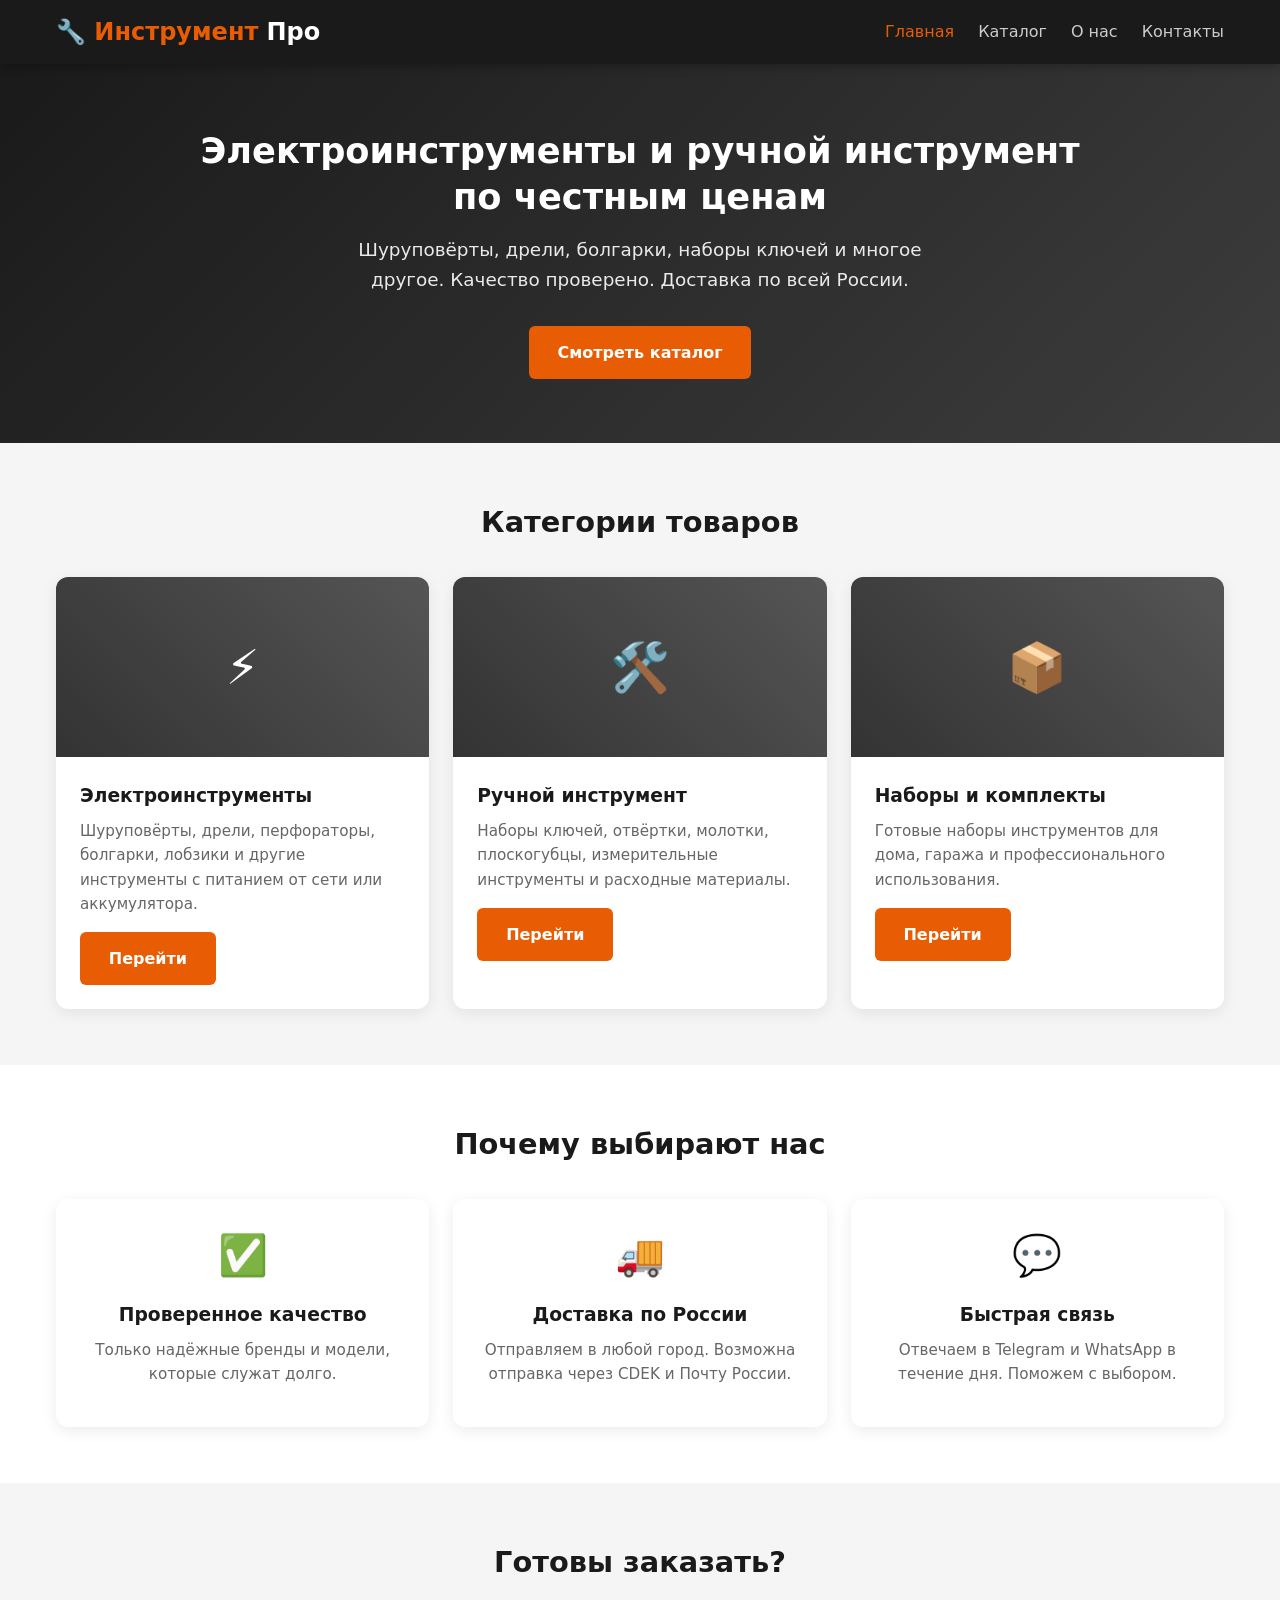
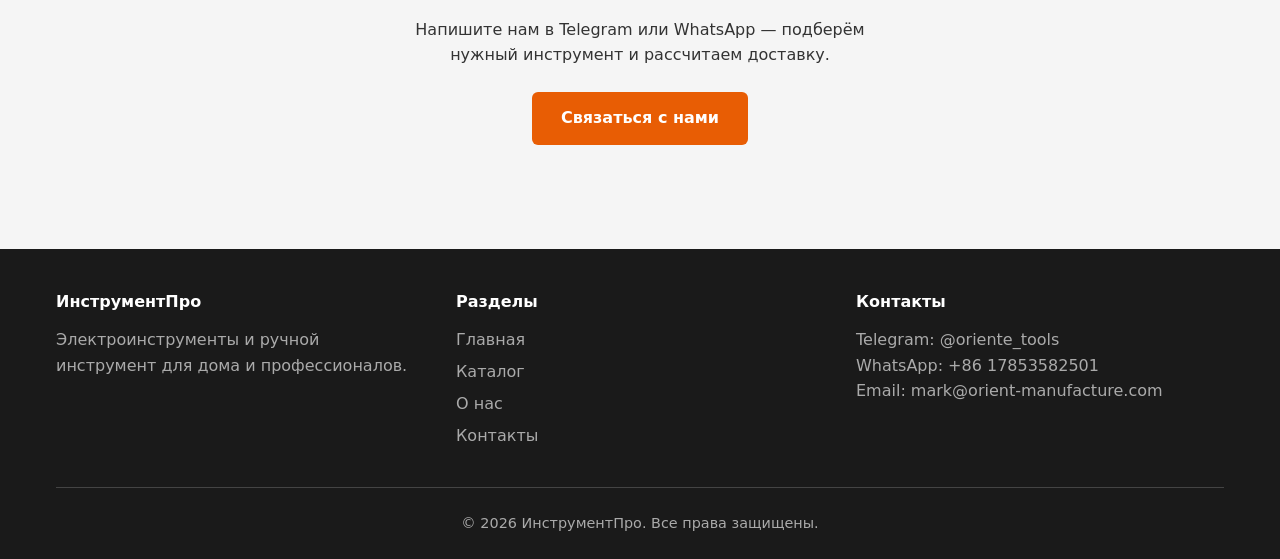
<file: index.html>
<!DOCTYPE html>
<html lang="ru">
<head>
  <meta charset="UTF-8">
  <meta name="viewport" content="width=device-width, initial-scale=1.0">
  <title>ИнструментПро — Электроинструменты и ручной инструмент</title>
  <meta name="description" content="Качественные электроинструменты и ручной инструмент по выгодным ценам. Доставка по России.">
  <link rel="stylesheet" href="css/style.css">
</head>
<body>

<header>
  <div class="container header-inner">
    <a href="index.html" class="logo">🔧 Инструмент<span>Про</span></a>
    <nav>
      <ul>
        <li><a href="index.html" class="active">Главная</a></li>
        <li><a href="catalog.html">Каталог</a></li>
        <li><a href="about.html">О нас</a></li>
        <li><a href="contact.html">Контакты</a></li>
      </ul>
    </nav>
  </div>
</header>

<section class="hero">
  <div class="container">
    <h1>Электроинструменты и ручной инструмент<br>по честным ценам</h1>
    <p>Шуруповёрты, дрели, болгарки, наборы ключей и многое другое. Качество проверено. Доставка по всей России.</p>
    <a href="catalog.html" class="btn">Смотреть каталог</a>
  </div>
</section>

<section class="section">
  <div class="container">
    <h2 class="section-title">Категории товаров</h2>
    <div class="categories">
      <div class="category-card">
        <div class="img-placeholder">⚡</div>
        <div class="content">
          <h3>Электроинструменты</h3>
          <p>Шуруповёрты, дрели, перфораторы, болгарки, лобзики и другие инструменты с питанием от сети или аккумулятора.</p>
          <a href="catalog.html#electro" class="btn">Перейти</a>
        </div>
      </div>
      <div class="category-card">
        <div class="img-placeholder">🛠️</div>
        <div class="content">
          <h3>Ручной инструмент</h3>
          <p>Наборы ключей, отвёртки, молотки, плоскогубцы, измерительные инструменты и расходные материалы.</p>
          <a href="catalog.html#manual" class="btn">Перейти</a>
        </div>
      </div>
      <div class="category-card">
        <div class="img-placeholder">📦</div>
        <div class="content">
          <h3>Наборы и комплекты</h3>
          <p>Готовые наборы инструментов для дома, гаража и профессионального использования.</p>
          <a href="catalog.html#sets" class="btn">Перейти</a>
        </div>
      </div>
    </div>
  </div>
</section>

<section class="section" style="background: white;">
  <div class="container">
    <h2 class="section-title">Почему выбирают нас</h2>
    <div class="categories">
      <div class="category-card" style="text-align:center; padding: 1.5rem;">
        <div style="font-size:2.5rem; margin-bottom:0.8rem;">✅</div>
        <h3>Проверенное качество</h3>
        <p>Только надёжные бренды и модели, которые служат долго.</p>
      </div>
      <div class="category-card" style="text-align:center; padding: 1.5rem;">
        <div style="font-size:2.5rem; margin-bottom:0.8rem;">🚚</div>
        <h3>Доставка по России</h3>
        <p>Отправляем в любой город. Возможна отправка через CDEK и Почту России.</p>
      </div>
      <div class="category-card" style="text-align:center; padding: 1.5rem;">
        <div style="font-size:2.5rem; margin-bottom:0.8rem;">💬</div>
        <h3>Быстрая связь</h3>
        <p>Отвечаем в Telegram и WhatsApp в течение дня. Поможем с выбором.</p>
      </div>
    </div>
  </div>
</section>

<section class="section">
  <div class="container text-center">
    <h2 class="section-title">Готовы заказать?</h2>
    <p style="margin-bottom:1.5rem; max-width:500px; margin-left:auto; margin-right:auto;">
      Напишите нам в Telegram или WhatsApp — подберём нужный инструмент и рассчитаем доставку.
    </p>
    <a href="contact.html" class="btn">Связаться с нами</a>
  </div>
</section>

<footer>
  <div class="container">
    <div class="footer-inner">
      <div>
        <h4>ИнструментПро</h4>
        <p>Электроинструменты и ручной инструмент для дома и профессионалов.</p>
      </div>
      <div>
        <h4>Разделы</h4>
        <a href="index.html">Главная</a>
        <a href="catalog.html">Каталог</a>
        <a href="about.html">О нас</a>
        <a href="contact.html">Контакты</a>
      </div>
      <div>
        <h4>Контакты</h4>
        <p>Telegram: @oriente_tools</p>
        <p>WhatsApp: +86 17853582501</p>
        <p>Email: mark@orient-manufacture.com</p>
      </div>
    </div>
    <div class="copyright">
      © 2026 ИнструментПро. Все права защищены.
    </div>
  </div>
</footer>

</body>
</html>
</file>
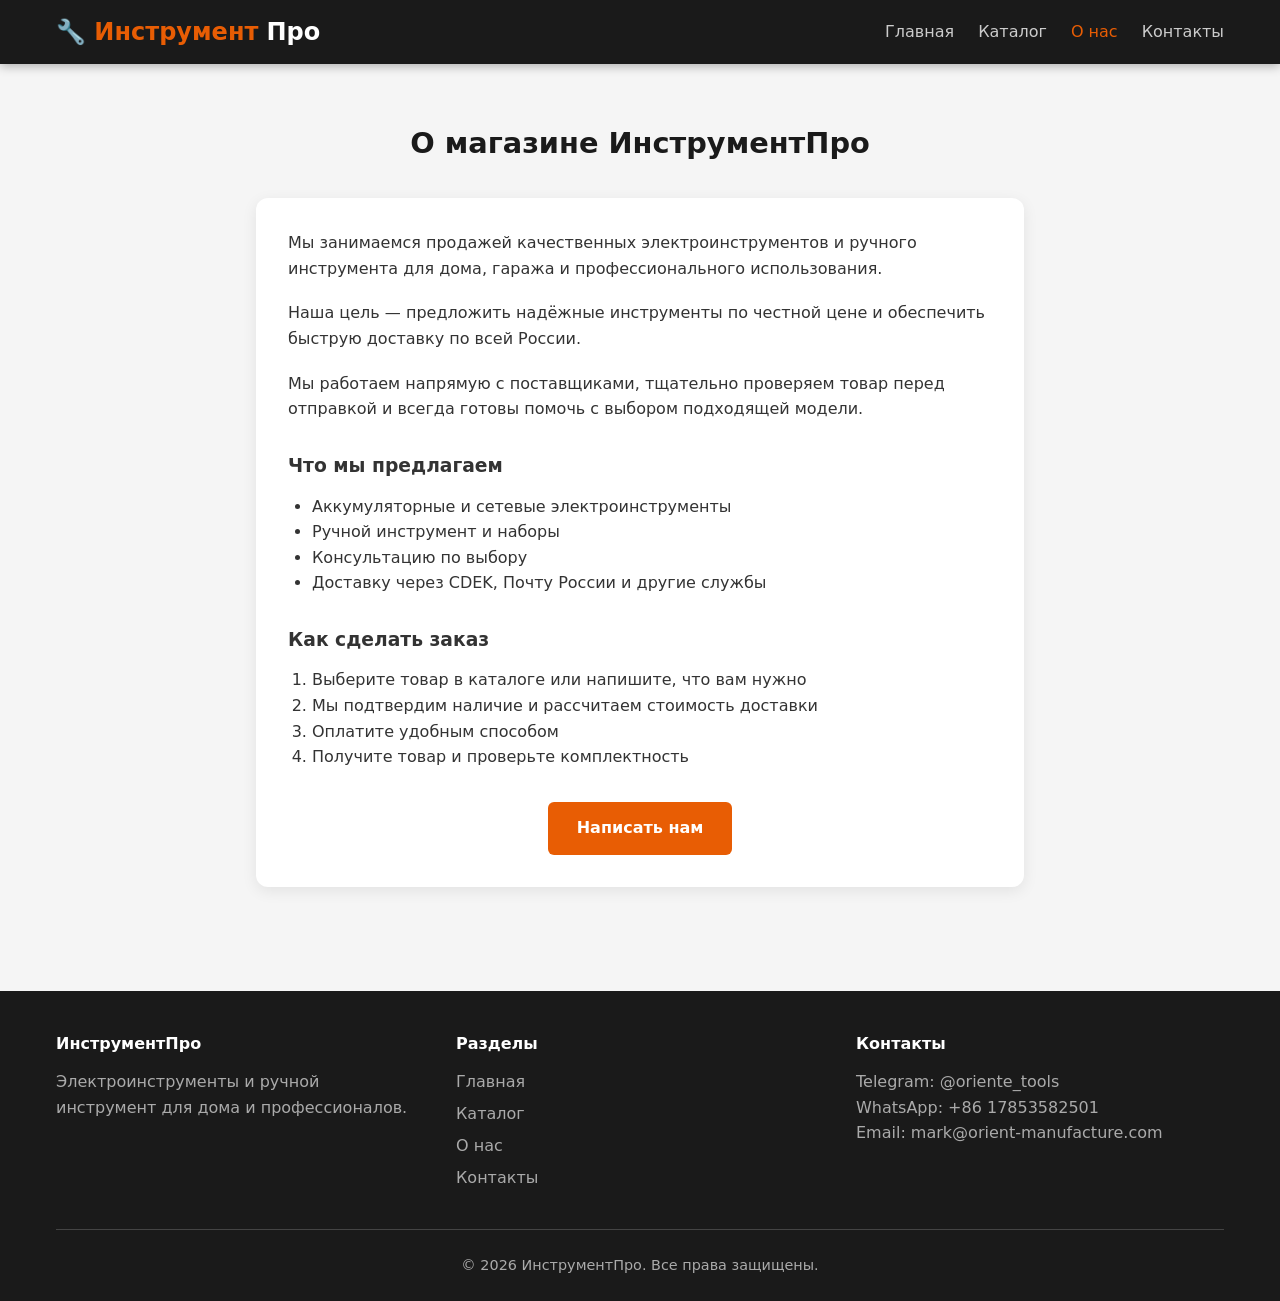
<file: about.html>
<!DOCTYPE html>
<html lang="ru">
<head>
  <meta charset="UTF-8">
  <meta name="viewport" content="width=device-width, initial-scale=1.0">
  <title>О нас — ИнструментПро</title>
  <link rel="stylesheet" href="css/style.css">
</head>
<body>

<header>
  <div class="container header-inner">
    <a href="index.html" class="logo">🔧 Инструмент<span>Про</span></a>
    <nav>
      <ul>
        <li><a href="index.html">Главная</a></li>
        <li><a href="catalog.html">Каталог</a></li>
        <li><a href="about.html" class="active">О нас</a></li>
        <li><a href="contact.html">Контакты</a></li>
      </ul>
    </nav>
  </div>
</header>

<section class="section">
  <div class="container" style="max-width:800px;">
    <h1 class="section-title">О магазине ИнструментПро</h1>
    
    <div style="background:white; padding:2rem; border-radius:12px; box-shadow:0 4px 15px rgba(0,0,0,0.08);">
      <p style="margin-bottom:1.2rem;">
        Мы занимаемся продажей качественных электроинструментов и ручного инструмента для дома, гаража и профессионального использования.
      </p>
      <p style="margin-bottom:1.2rem;">
        Наша цель — предложить надёжные инструменты по честной цене и обеспечить быструю доставку по всей России.
      </p>
      <p style="margin-bottom:1.2rem;">
        Мы работаем напрямую с поставщиками, тщательно проверяем товар перед отправкой и всегда готовы помочь с выбором подходящей модели.
      </p>

      <h3 style="margin:1.8rem 0 0.8rem;">Что мы предлагаем</h3>
      <ul style="padding-left:1.5rem; margin-bottom:1.5rem;">
        <li>Аккумуляторные и сетевые электроинструменты</li>
        <li>Ручной инструмент и наборы</li>
        <li>Консультацию по выбору</li>
        <li>Доставку через CDEK, Почту России и другие службы</li>
      </ul>

      <h3 style="margin:1.8rem 0 0.8rem;">Как сделать заказ</h3>
      <ol style="padding-left:1.5rem;">
        <li>Выберите товар в каталоге или напишите, что вам нужно</li>
        <li>Мы подтвердим наличие и рассчитаем стоимость доставки</li>
        <li>Оплатите удобным способом</li>
        <li>Получите товар и проверьте комплектность</li>
      </ol>

      <p style="margin-top:2rem; text-align:center;">
        <a href="contact.html" class="btn">Написать нам</a>
      </p>
    </div>
  </div>
</section>

<footer>
  <div class="container">
    <div class="footer-inner">
      <div>
        <h4>ИнструментПро</h4>
        <p>Электроинструменты и ручной инструмент для дома и профессионалов.</p>
      </div>
      <div>
        <h4>Разделы</h4>
        <a href="index.html">Главная</a>
        <a href="catalog.html">Каталог</a>
        <a href="about.html">О нас</a>
        <a href="contact.html">Контакты</a>
      </div>
      <div>
        <h4>Контакты</h4>
        <p>Telegram: @oriente_tools</p>
        <p>WhatsApp: +86 17853582501</p>
        <p>Email: mark@orient-manufacture.com</p>
      </div>
    </div>
    <div class="copyright">
      © 2026 ИнструментПро. Все права защищены.
    </div>
  </div>
</footer>

</body>
</html>
</file>
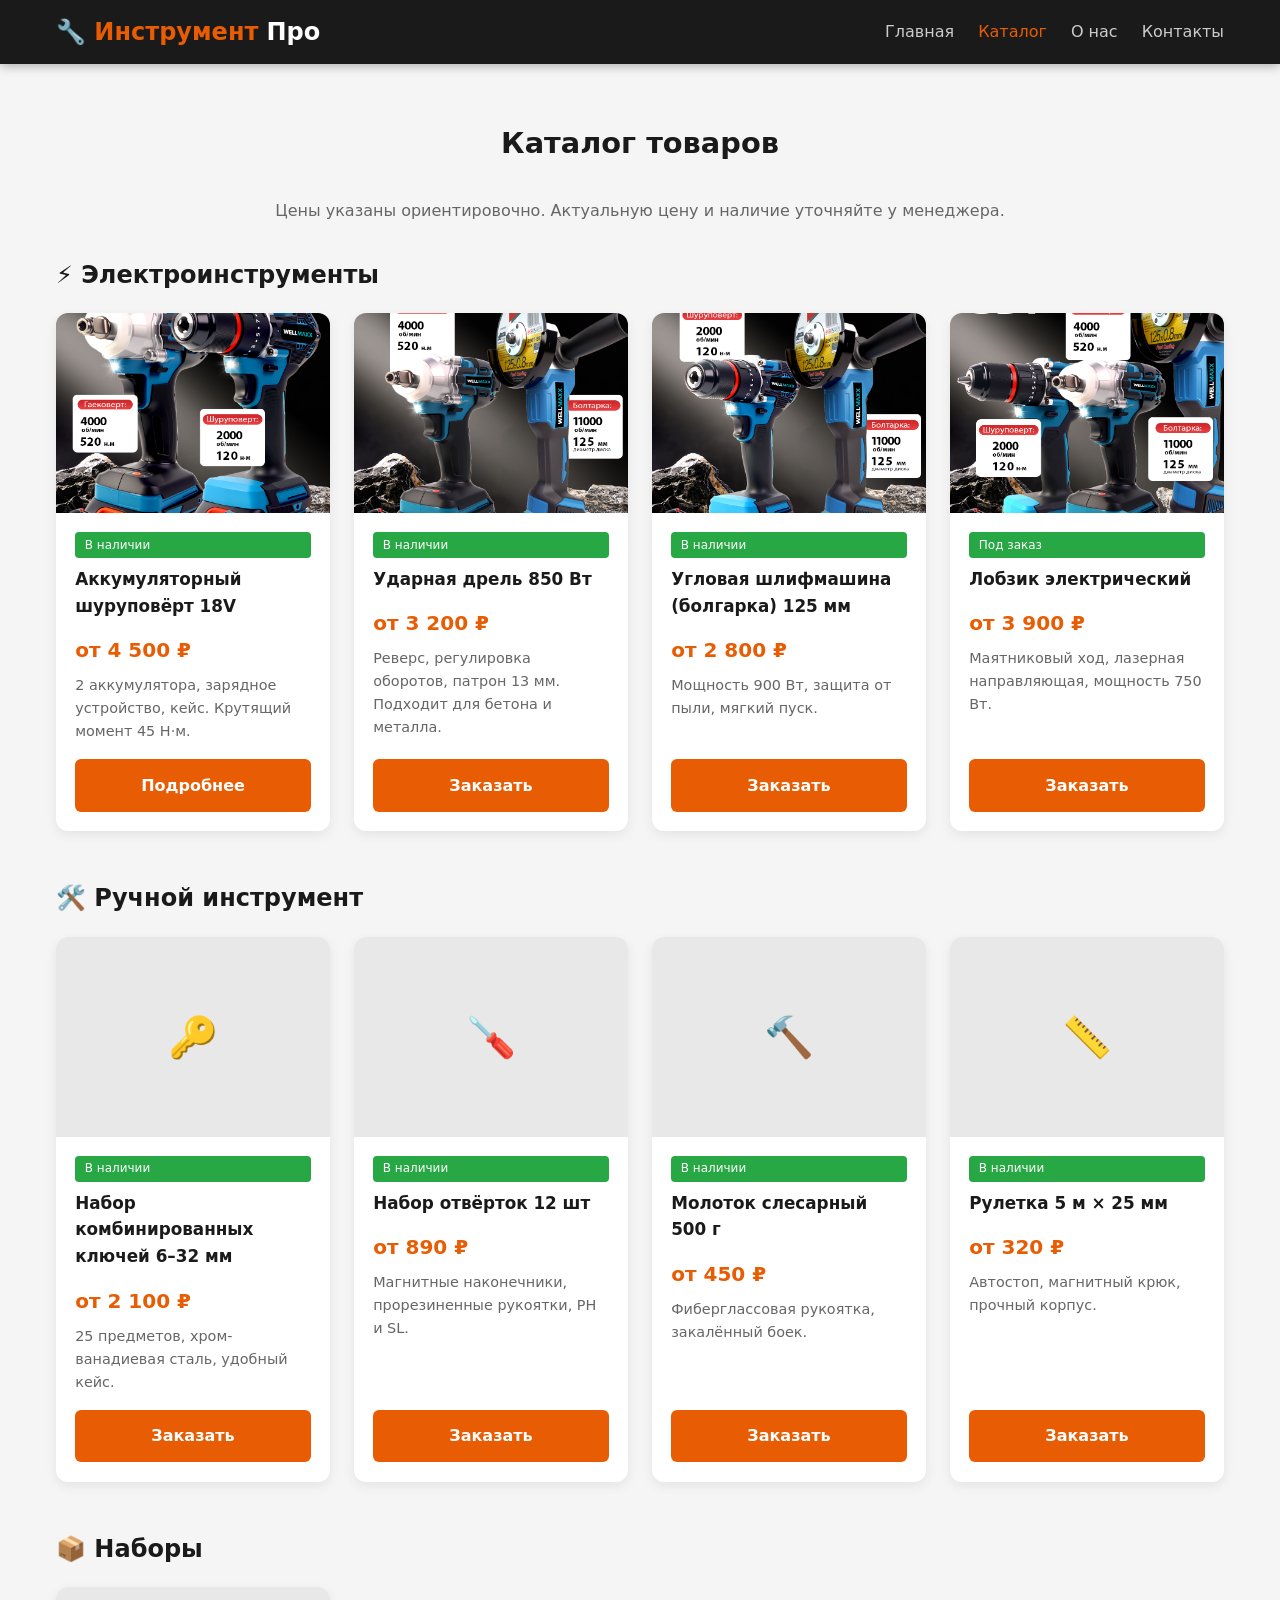
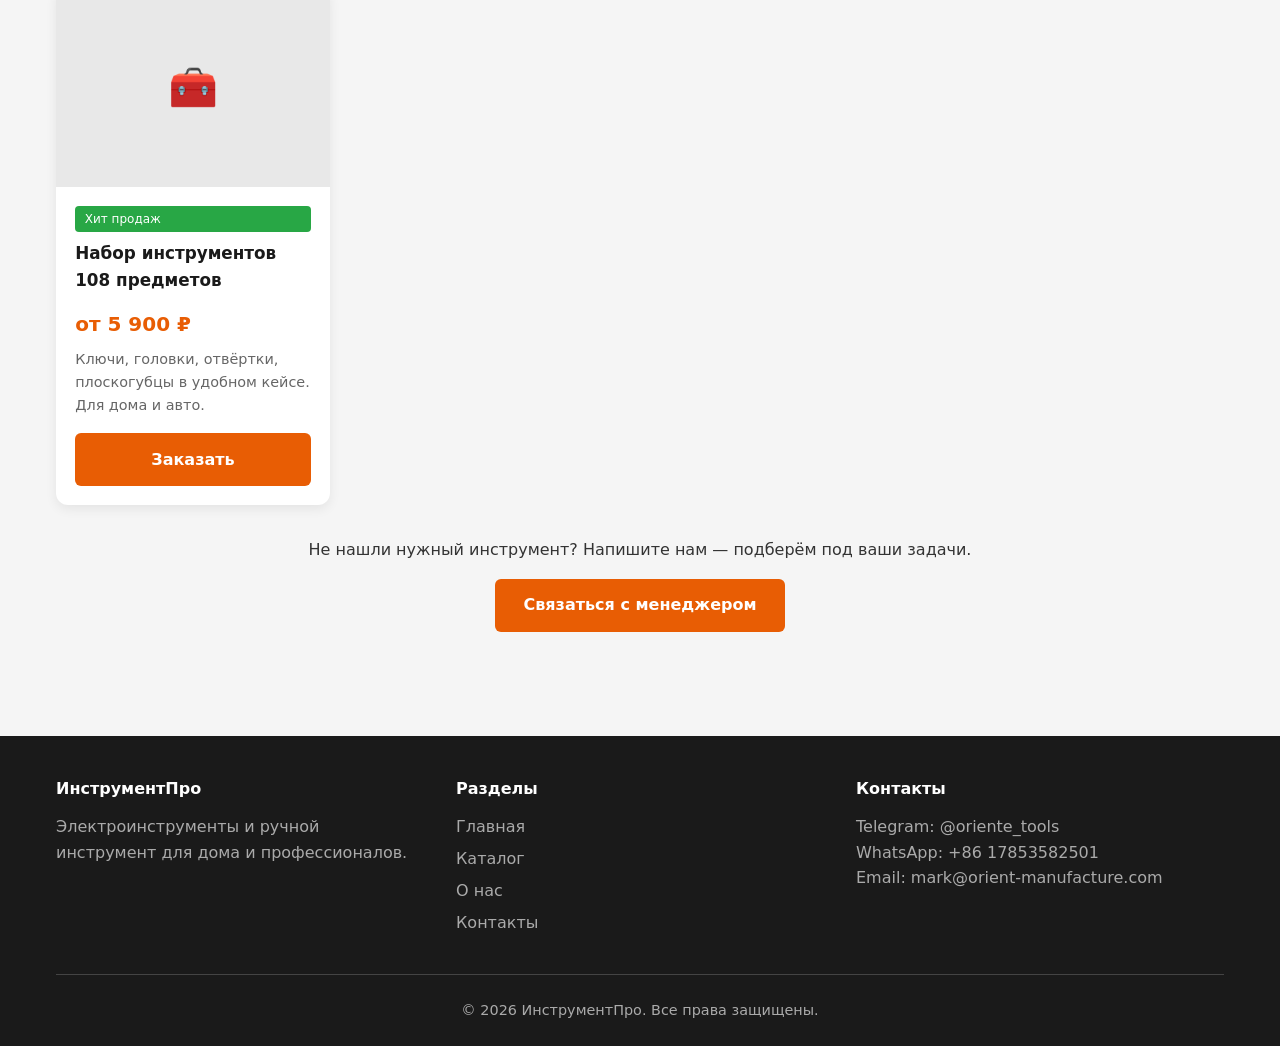
<file: catalog.html>
<!DOCTYPE html>
<html lang="ru">
<head>
  <meta charset="UTF-8">
  <meta name="viewport" content="width=device-width, initial-scale=1.0">
  <title>Каталог — ИнструментПро</title>
  <meta name="description" content="Каталог электроинструментов и ручного инструмента.">
  <link rel="stylesheet" href="css/style.css">
</head>
<body>

<header>
  <div class="container header-inner">
    <a href="index.html" class="logo">🔧 Инструмент<span>Про</span></a>
    <nav>
      <ul>
        <li><a href="index.html">Главная</a></li>
        <li><a href="catalog.html" class="active">Каталог</a></li>
        <li><a href="about.html">О нас</a></li>
        <li><a href="contact.html">Контакты</a></li>
      </ul>
    </nav>
  </div>
</header>

<section class="section">
  <div class="container">
    <h1 class="section-title">Каталог товаров</h1>
    <p class="text-center mb-2" style="color:#666;">Цены указаны ориентировочно. Актуальную цену и наличие уточняйте у менеджера.</p>

    <!-- Электроинструменты -->
    <h2 id="electro" style="margin: 2rem 0 1.2rem; color: #1a1a1a;">⚡ Электроинструменты</h2>
    <div class="products-grid">

      <div class="product-card">
       <img src="2-1.jpg" alt="Аккумуляторный шуруповёрт 18V" style="width:100%; height:200px; object-fit:cover;">
        <div class="info">
          <span class="badge">В наличии</span>
          <h3>Аккумуляторный шуруповёрт 18V</h3>
          <div class="price">от 4 500 ₽</div>
          <p class="desc">2 аккумулятора, зарядное устройство, кейс. Крутящий момент 45 Н·м.</p>
          <a href="products/shurupovert.html" class="btn" style="text-align:center;">Подробнее</a>
        </div>
      </div>

      <div class="product-card">
        <img src="2-2.jpg" alt="Аккумуляторный шуруповёрт 18V" style="width:100%; height:200px; object-fit:cover;">
        <div class="info">
          <span class="badge">В наличии</span>
          <h3>Ударная дрель 850 Вт</h3>
          <div class="price">от 3 200 ₽</div>
          <p class="desc">Реверс, регулировка оборотов, патрон 13 мм. Подходит для бетона и металла.</p>
          <a href="contact.html" class="btn" style="text-align:center;">Заказать</a>
        </div>
      </div>

      <div class="product-card">
         <img src="2-3.jpg" alt="Аккумуляторный шуруповёрт 18V" style="width:100%; height:200px; object-fit:cover;">
        <div class="info">
          <span class="badge">В наличии</span>
          <h3>Угловая шлифмашина (болгарка) 125 мм</h3>
          <div class="price">от 2 800 ₽</div>
          <p class="desc">Мощность 900 Вт, защита от пыли, мягкий пуск.</p>
          <a href="contact.html" class="btn" style="text-align:center;">Заказать</a>
        </div>
      </div>

      <div class="product-card">
         <img src="3-1.jpg" alt="Аккумуляторный шуруповёрт 18V" style="width:100%; height:200px; object-fit:cover;">
        <div class="info">
          <span class="badge">Под заказ</span>
          <h3>Лобзик электрический</h3>
          <div class="price">от 3 900 ₽</div>
          <p class="desc">Маятниковый ход, лазерная направляющая, мощность 750 Вт.</p>
          <a href="contact.html" class="btn" style="text-align:center;">Заказать</a>
        </div>
      </div>

    </div>

    <!-- Ручной инструмент -->
    <h2 id="manual" style="margin: 3rem 0 1.2rem; color: #1a1a1a;">🛠️ Ручной инструмент</h2>
    <div class="products-grid">

      <div class="product-card">
        <div class="img-placeholder">🔑</div>
        <div class="info">
          <span class="badge">В наличии</span>
          <h3>Набор комбинированных ключей 6–32 мм</h3>
          <div class="price">от 2 100 ₽</div>
          <p class="desc">25 предметов, хром-ванадиевая сталь, удобный кейс.</p>
          <a href="contact.html" class="btn" style="text-align:center;">Заказать</a>
        </div>
      </div>

      <div class="product-card">
        <div class="img-placeholder">🪛</div>
        <div class="info">
          <span class="badge">В наличии</span>
          <h3>Набор отвёрток 12 шт</h3>
          <div class="price">от 890 ₽</div>
          <p class="desc">Магнитные наконечники, прорезиненные рукоятки, PH и SL.</p>
          <a href="contact.html" class="btn" style="text-align:center;">Заказать</a>
        </div>
      </div>

      <div class="product-card">
        <div class="img-placeholder">🔨</div>
        <div class="info">
          <span class="badge">В наличии</span>
          <h3>Молоток слесарный 500 г</h3>
          <div class="price">от 450 ₽</div>
          <p class="desc">Фиберглассовая рукоятка, закалённый боек.</p>
          <a href="contact.html" class="btn" style="text-align:center;">Заказать</a>
        </div>
      </div>

      <div class="product-card">
        <div class="img-placeholder">📏</div>
        <div class="info">
          <span class="badge">В наличии</span>
          <h3>Рулетка 5 м × 25 мм</h3>
          <div class="price">от 320 ₽</div>
          <p class="desc">Автостоп, магнитный крюк, прочный корпус.</p>
          <a href="contact.html" class="btn" style="text-align:center;">Заказать</a>
        </div>
      </div>

    </div>

    <!-- Наборы -->
    <h2 id="sets" style="margin: 3rem 0 1.2rem; color: #1a1a1a;">📦 Наборы</h2>
    <div class="products-grid">
      <div class="product-card">
        <div class="img-placeholder">🧰</div>
        <div class="info">
          <span class="badge">Хит продаж</span>
          <h3>Набор инструментов 108 предметов</h3>
          <div class="price">от 5 900 ₽</div>
          <p class="desc">Ключи, головки, отвёртки, плоскогубцы в удобном кейсе. Для дома и авто.</p>
          <a href="contact.html" class="btn" style="text-align:center;">Заказать</a>
        </div>
      </div>
    </div>

    <div class="text-center mt-2">
      <p style="margin-bottom:1rem;">Не нашли нужный инструмент? Напишите нам — подберём под ваши задачи.</p>
      <a href="contact.html" class="btn">Связаться с менеджером</a>
    </div>
  </div>
</section>

<footer>
  <div class="container">
    <div class="footer-inner">
      <div>
        <h4>ИнструментПро</h4>
        <p>Электроинструменты и ручной инструмент для дома и профессионалов.</p>
      </div>
      <div>
        <h4>Разделы</h4>
        <a href="index.html">Главная</a>
        <a href="catalog.html">Каталог</a>
        <a href="about.html">О нас</a>
        <a href="contact.html">Контакты</a>
      </div>
      <div>
        <h4>Контакты</h4>
        <p>Telegram: @oriente_tools</p>
        <p>WhatsApp: +86 17853582501</p>
        <p>Email: mark@orient-manufacture.com</p>
      </div>
    </div>
    <div class="copyright">
      © 2026 ИнструментПро. Все права защищены.
    </div>
  </div>
</footer>

</body>
</html>
</file>
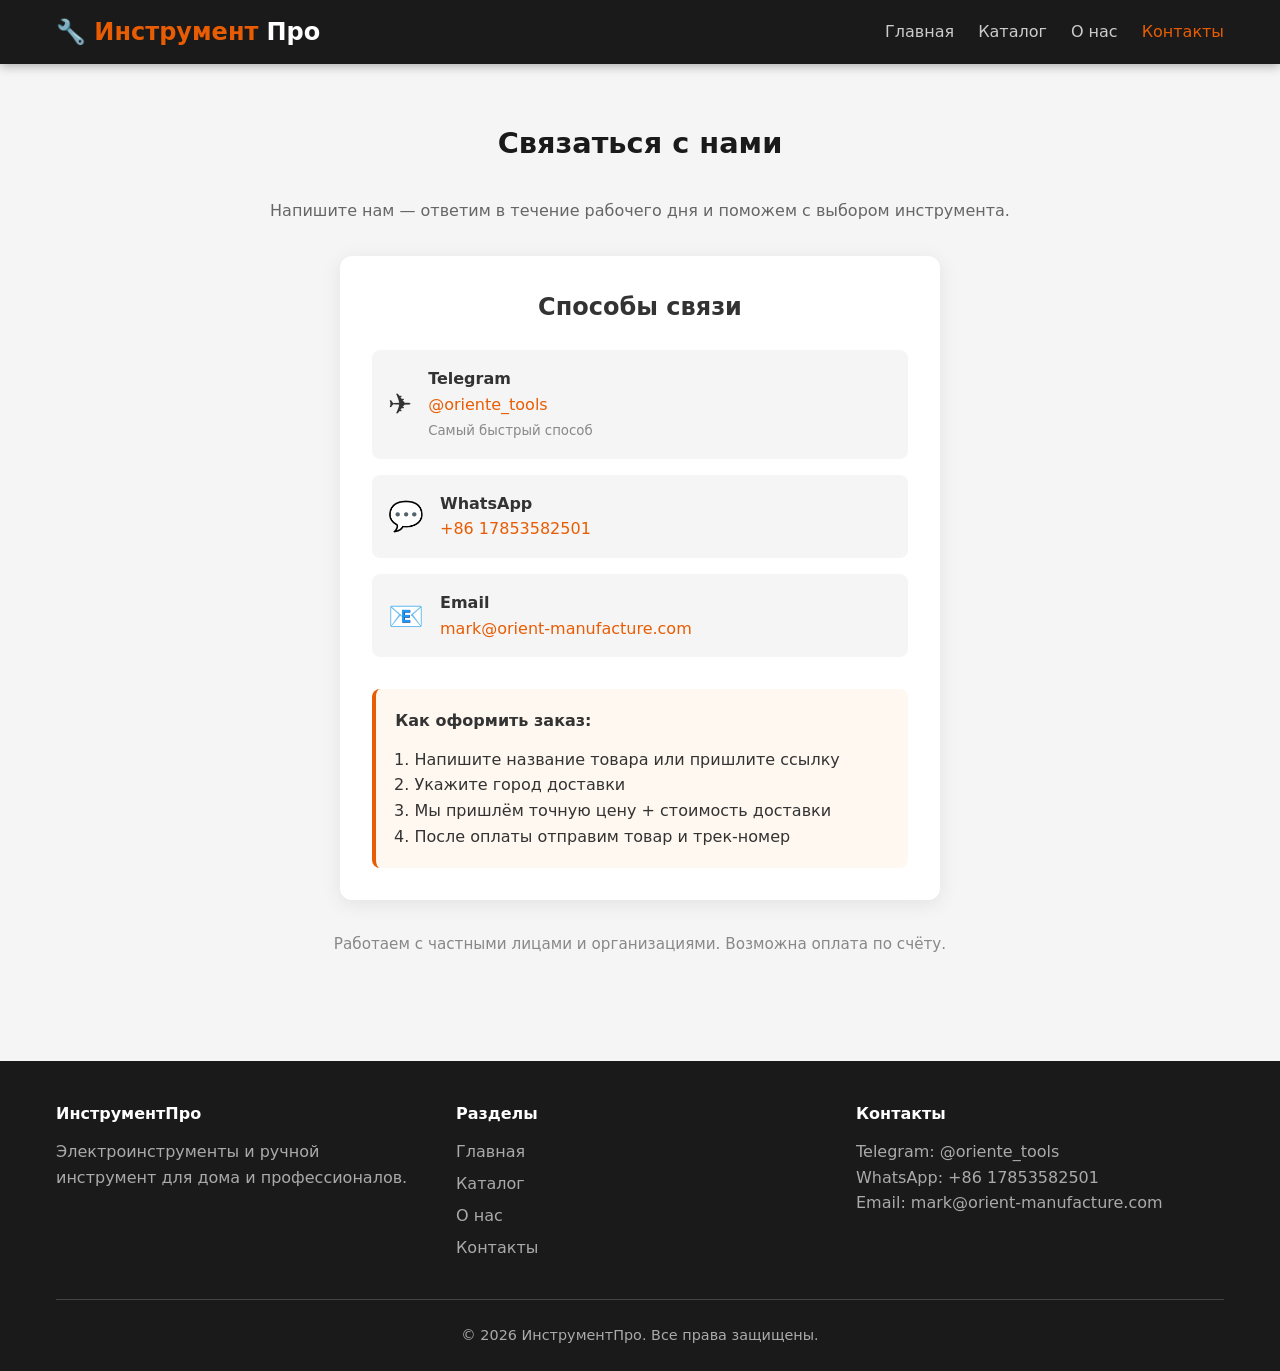
<file: contact.html>
<!DOCTYPE html>
<html lang="ru">
<head>
  <meta charset="UTF-8">
  <meta name="viewport" content="width=device-width, initial-scale=1.0">
  <title>Контакты — ИнструментПро</title>
  <link rel="stylesheet" href="css/style.css">
</head>
<body>

<header>
  <div class="container header-inner">
    <a href="index.html" class="logo">🔧 Инструмент<span>Про</span></a>
    <nav>
      <ul>
        <li><a href="index.html">Главная</a></li>
        <li><a href="catalog.html">Каталог</a></li>
        <li><a href="about.html">О нас</a></li>
        <li><a href="contact.html" class="active">Контакты</a></li>
      </ul>
    </nav>
  </div>
</header>

<section class="section">
  <div class="container">
    <h1 class="section-title">Связаться с нами</h1>
    <p class="text-center" style="margin-bottom:2rem; color:#666;">
      Напишите нам — ответим в течение рабочего дня и поможем с выбором инструмента.
    </p>

    <div class="contact-box">
      <h2>Способы связи</h2>
      
      <div class="contact-methods">
        <div class="contact-item">
          <span style="font-size:1.8rem;">✈️</span>
          <div>
            <strong>Telegram</strong><br>
            <a href="https://t.me/oriente_tools" target="_blank">@oriente_tools</a>
            <br><small style="color:#888;">Самый быстрый способ</small>
          </div>
        </div>

        <div class="contact-item">
          <span style="font-size:1.8rem;">💬</span>
          <div>
            <strong>WhatsApp</strong><br>
            <a href="https://wa.me/8617853582501" target="_blank">+86 17853582501</a>
          </div>
        </div>

        <div class="contact-item">
          <span style="font-size:1.8rem;">📧</span>
          <div>
            <strong>Email</strong><br>
            <a href="mailto:mark@orient-manufacture.com">mark@orient-manufacture.com</a>
          </div>
        </div>
      </div>

      <div style="margin-top:2rem; padding:1.2rem; background:#fff8f0; border-radius:8px; border-left:4px solid #e85d04;">
        <strong>Как оформить заказ:</strong>
        <ol style="margin:0.8rem 0 0 1.2rem; padding:0;">
          <li>Напишите название товара или пришлите ссылку</li>
          <li>Укажите город доставки</li>
          <li>Мы пришлём точную цену + стоимость доставки</li>
          <li>После оплаты отправим товар и трек-номер</li>
        </ol>
      </div>
    </div>

    <p class="text-center mt-2" style="color:#888; font-size:0.95rem;">
      Работаем с частными лицами и организациями. Возможна оплата по счёту.
    </p>
  </div>
</section>

<footer>
  <div class="container">
    <div class="footer-inner">
      <div>
        <h4>ИнструментПро</h4>
        <p>Электроинструменты и ручной инструмент для дома и профессионалов.</p>
      </div>
      <div>
        <h4>Разделы</h4>
        <a href="index.html">Главная</a>
        <a href="catalog.html">Каталог</a>
        <a href="about.html">О нас</a>
        <a href="contact.html">Контакты</a>
      </div>
      <div>
        <h4>Контакты</h4>
        <p>Telegram: @oriente_tools</p>
        <p>WhatsApp: +86 17853582501</p>
        <p>Email: mark@orient-manufacture.com</p>
      </div>
    </div>
    <div class="copyright">
      © 2026 ИнструментПро. Все права защищены.
    </div>
  </div>
</footer>

</body>
</html>
</file>
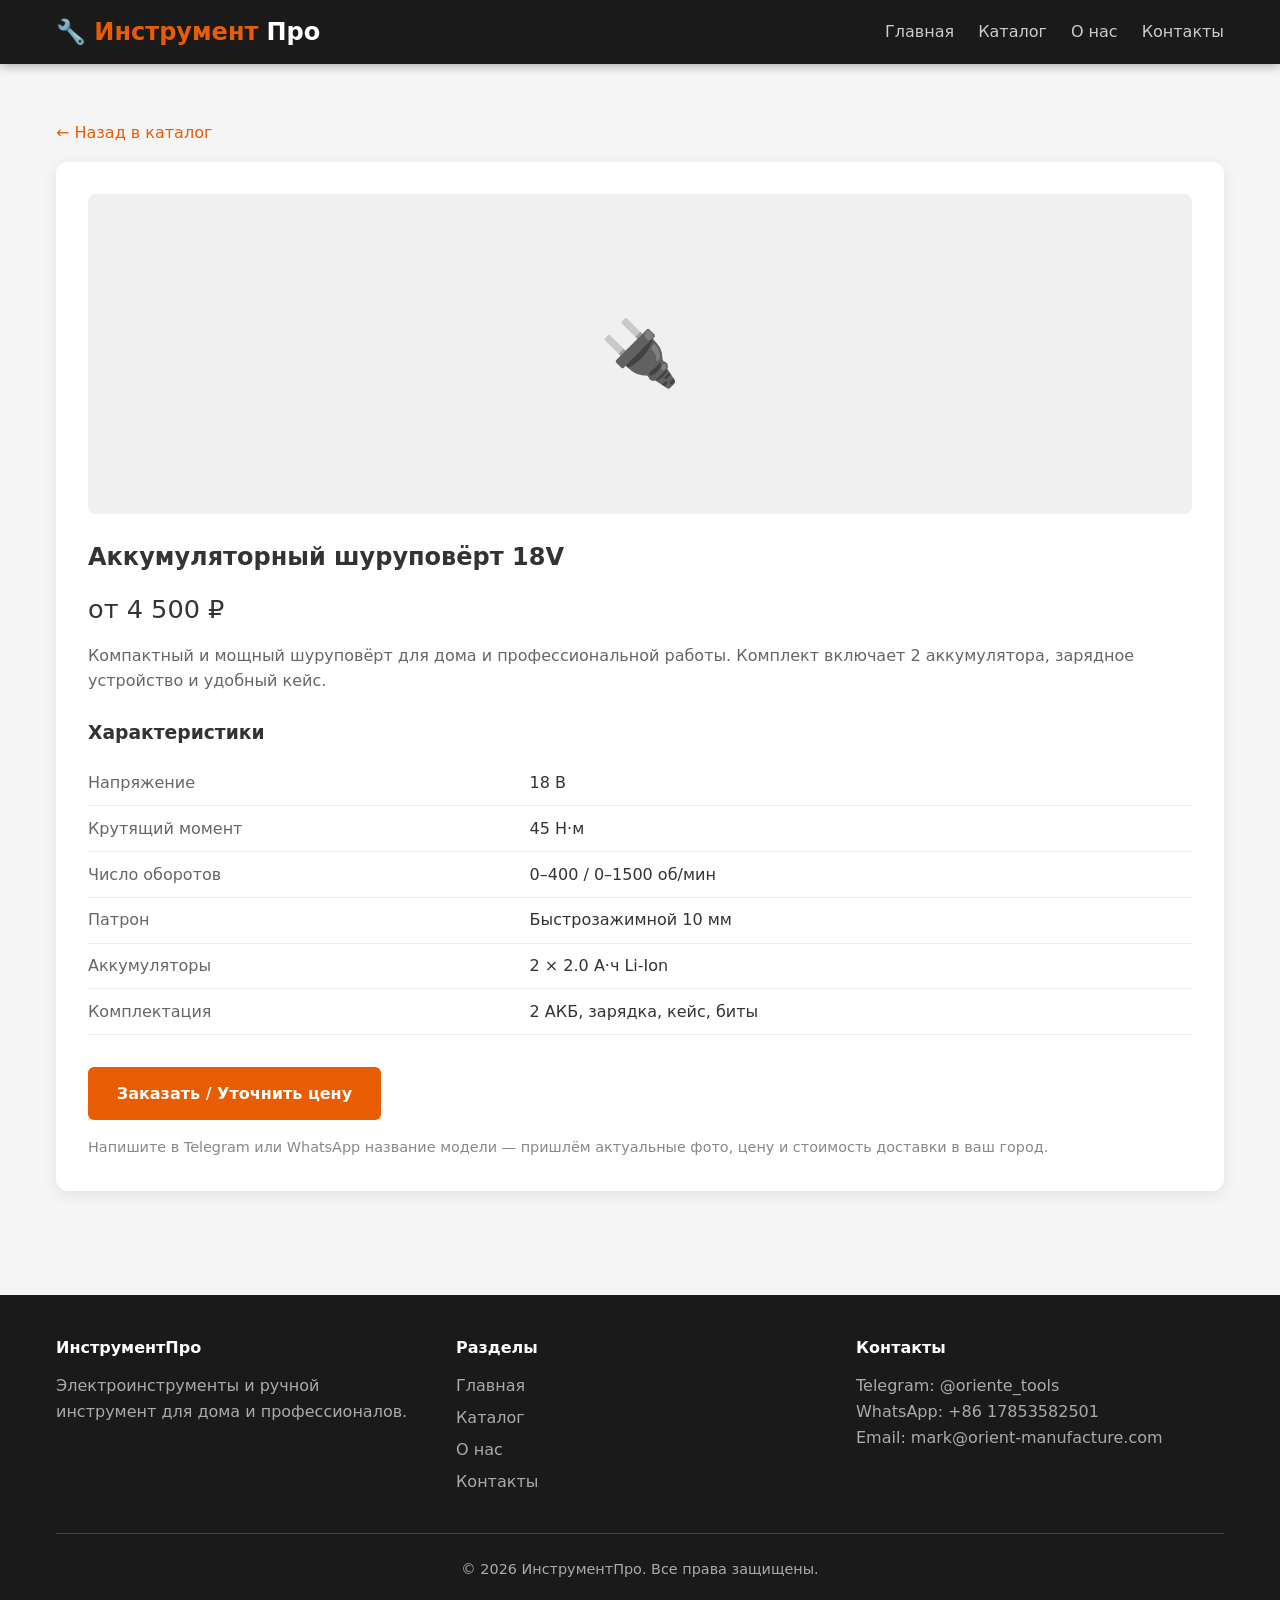
<file: products/shurupovert.html>
<!DOCTYPE html>
<html lang="ru">
<head>
  <meta charset="UTF-8">
  <meta name="viewport" content="width=device-width, initial-scale=1.0">
  <title>Аккумуляторный шуруповёрт 18V — ИнструментПро</title>
  <link rel="stylesheet" href="../css/style.css">
</head>
<body>

<header>
  <div class="container header-inner">
    <a href="../index.html" class="logo">🔧 Инструмент<span>Про</span></a>
    <nav>
      <ul>
        <li><a href="../index.html">Главная</a></li>
        <li><a href="../catalog.html">Каталог</a></li>
        <li><a href="../about.html">О нас</a></li>
        <li><a href="../contact.html">Контакты</a></li>
      </ul>
    </nav>
  </div>
</header>

<section class="section">
  <div class="container">
    <p style="margin-bottom:1rem;"><a href="../catalog.html" style="color:#e85d04;">← Назад в каталог</a></p>
    
    <div class="product-detail">
      <div class="gallery">🔌</div>
      
      <h1>Аккумуляторный шуруповёрт 18V</h1>
      <div class="price" style="font-size:1.6rem; margin:0.8rem 0;">от 4 500 ₽</div>
      <p style="color:#666; margin-bottom:1.5rem;">
        Компактный и мощный шуруповёрт для дома и профессиональной работы. 
        Комплект включает 2 аккумулятора, зарядное устройство и удобный кейс.
      </p>

      <div class="specs">
        <h3 style="margin-bottom:0.8rem;">Характеристики</h3>
        <table>
          <tr><td>Напряжение</td><td>18 В</td></tr>
          <tr><td>Крутящий момент</td><td>45 Н·м</td></tr>
          <tr><td>Число оборотов</td><td>0–400 / 0–1500 об/мин</td></tr>
          <tr><td>Патрон</td><td>Быстрозажимной 10 мм</td></tr>
          <tr><td>Аккумуляторы</td><td>2 × 2.0 А·ч Li-Ion</td></tr>
          <tr><td>Комплектация</td><td>2 АКБ, зарядка, кейс, биты</td></tr>
        </table>
      </div>

      <div style="margin-top:2rem;">
        <a href="../contact.html" class="btn">Заказать / Уточнить цену</a>
        <p style="margin-top:1rem; font-size:0.9rem; color:#888;">
          Напишите в Telegram или WhatsApp название модели — пришлём актуальные фото, цену и стоимость доставки в ваш город.
        </p>
      </div>
    </div>
  </div>
</section>

<footer>
  <div class="container">
    <div class="footer-inner">
      <div>
        <h4>ИнструментПро</h4>
        <p>Электроинструменты и ручной инструмент для дома и профессионалов.</p>
      </div>
      <div>
        <h4>Разделы</h4>
        <a href="../index.html">Главная</a>
        <a href="../catalog.html">Каталог</a>
        <a href="../about.html">О нас</a>
        <a href="../contact.html">Контакты</a>
      </div>
      <div>
        <h4>Контакты</h4>
        <p>Telegram: @oriente_tools</p>
        <p>WhatsApp: +86 17853582501</p>
        <p>Email: mark@orient-manufacture.com</p>
      </div>
    </div>
    <div class="copyright">
      © 2026 ИнструментПро. Все права защищены.
    </div>
  </div>
</footer>

</body>
</html>
</file>
<file: css/style.css>
/* 俄语工具独立站 - 基础样式 */
* {
  margin: 0;
  padding: 0;
  box-sizing: border-box;
}

:root {
  --primary: #e85d04;
  --primary-dark: #d00000;
  --dark: #1a1a1a;
  --gray: #2d2d2d;
  --light-gray: #f5f5f5;
  --text: #333;
  --white: #ffffff;
}

body {
  font-family: 'Segoe UI', system-ui, -apple-system, sans-serif;
  line-height: 1.6;
  color: var(--text);
  background: var(--light-gray);
}

a {
  text-decoration: none;
  color: inherit;
}

img {
  max-width: 100%;
  height: auto;
  display: block;
}

/* Header */
header {
  background: var(--dark);
  color: var(--white);
  padding: 0.8rem 0;
  position: sticky;
  top: 0;
  z-index: 100;
  box-shadow: 0 2px 10px rgba(0,0,0,0.3);
}

.container {
  max-width: 1200px;
  margin: 0 auto;
  padding: 0 1rem;
}

.header-inner {
  display: flex;
  justify-content: space-between;
  align-items: center;
  flex-wrap: wrap;
  gap: 1rem;
}

.logo {
  font-size: 1.5rem;
  font-weight: 700;
  color: var(--primary);
  display: flex;
  align-items: center;
  gap: 0.5rem;
}

.logo span {
  color: var(--white);
}

nav ul {
  display: flex;
  list-style: none;
  gap: 1.5rem;
  flex-wrap: wrap;
}

nav a {
  color: #ccc;
  font-weight: 500;
  transition: color 0.2s;
}

nav a:hover,
nav a.active {
  color: var(--primary);
}

/* Hero */
.hero {
  background: linear-gradient(135deg, #1a1a1a 0%, #3d3d3d 100%);
  color: white;
  padding: 4rem 0;
  text-align: center;
}

.hero h1 {
  font-size: 2.2rem;
  margin-bottom: 1rem;
  line-height: 1.3;
}

.hero p {
  font-size: 1.15rem;
  opacity: 0.9;
  max-width: 600px;
  margin: 0 auto 2rem;
}

.btn {
  display: inline-block;
  background: var(--primary);
  color: white;
  padding: 0.85rem 1.8rem;
  border-radius: 6px;
  font-weight: 600;
  transition: background 0.2s, transform 0.15s;
  border: none;
  cursor: pointer;
  font-size: 1rem;
}

.btn:hover {
  background: var(--primary-dark);
  transform: translateY(-2px);
}

.btn-outline {
  background: transparent;
  border: 2px solid var(--primary);
  color: var(--primary);
}

.btn-outline:hover {
  background: var(--primary);
  color: white;
}

/* Categories */
.section {
  padding: 3.5rem 0;
}

.section-title {
  text-align: center;
  font-size: 1.8rem;
  margin-bottom: 2rem;
  color: var(--dark);
}

.categories {
  display: grid;
  grid-template-columns: repeat(auto-fit, minmax(280px, 1fr));
  gap: 1.5rem;
}

.category-card {
  background: white;
  border-radius: 12px;
  overflow: hidden;
  box-shadow: 0 4px 15px rgba(0,0,0,0.08);
  transition: transform 0.2s, box-shadow 0.2s;
}

.category-card:hover {
  transform: translateY(-5px);
  box-shadow: 0 8px 25px rgba(0,0,0,0.12);
}

.category-card .img-placeholder {
  height: 180px;
  background: linear-gradient(45deg, #333, #555);
  display: flex;
  align-items: center;
  justify-content: center;
  color: white;
  font-size: 3rem;
}

.category-card .content {
  padding: 1.5rem;
}

.category-card h3 {
  margin-bottom: 0.5rem;
  color: var(--dark);
}

.category-card p {
  color: #666;
  font-size: 0.95rem;
  margin-bottom: 1rem;
}

/* Products grid */
.products-grid {
  display: grid;
  grid-template-columns: repeat(auto-fill, minmax(260px, 1fr));
  gap: 1.5rem;
}

.product-card {
  background: white;
  border-radius: 12px;
  overflow: hidden;
  box-shadow: 0 4px 12px rgba(0,0,0,0.07);
  transition: transform 0.2s;
  display: flex;
  flex-direction: column;
}

.product-card:hover {
  transform: translateY(-4px);
}

.product-card .img-placeholder {
  height: 200px;
  background: #e8e8e8;
  display: flex;
  align-items: center;
  justify-content: center;
  color: #999;
  font-size: 2.5rem;
}

.product-card .info {
  padding: 1.2rem;
  flex: 1;
  display: flex;
  flex-direction: column;
}

.product-card h3 {
  font-size: 1.05rem;
  margin-bottom: 0.4rem;
  color: var(--dark);
}

.product-card .price {
  font-size: 1.25rem;
  font-weight: 700;
  color: var(--primary);
  margin: 0.5rem 0;
}

.product-card .desc {
  font-size: 0.9rem;
  color: #666;
  flex: 1;
  margin-bottom: 1rem;
}

/* Contact / Order */
.contact-box {
  background: white;
  border-radius: 12px;
  padding: 2rem;
  max-width: 600px;
  margin: 0 auto;
  box-shadow: 0 4px 20px rgba(0,0,0,0.08);
}

.contact-box h2 {
  margin-bottom: 1rem;
  text-align: center;
}

.contact-methods {
  display: flex;
  flex-direction: column;
  gap: 1rem;
  margin-top: 1.5rem;
}

.contact-item {
  display: flex;
  align-items: center;
  gap: 1rem;
  padding: 1rem;
  background: var(--light-gray);
  border-radius: 8px;
  font-weight: 500;
}

.contact-item a {
  color: var(--primary);
}

/* Footer */
footer {
  background: var(--dark);
  color: #aaa;
  padding: 2.5rem 0 1.5rem;
  margin-top: 3rem;
}

.footer-inner {
  display: grid;
  grid-template-columns: repeat(auto-fit, minmax(200px, 1fr));
  gap: 2rem;
  margin-bottom: 2rem;
}

.footer-inner h4 {
  color: white;
  margin-bottom: 0.8rem;
}

.footer-inner a {
  color: #aaa;
  display: block;
  margin-bottom: 0.4rem;
}

.footer-inner a:hover {
  color: var(--primary);
}

.copyright {
  text-align: center;
  padding-top: 1.5rem;
  border-top: 1px solid #444;
  font-size: 0.9rem;
}

/* Product detail */
.product-detail {
  background: white;
  border-radius: 12px;
  padding: 2rem;
  box-shadow: 0 4px 15px rgba(0,0,0,0.08);
}

.product-detail .gallery {
  background: #f0f0f0;
  height: 320px;
  border-radius: 8px;
  display: flex;
  align-items: center;
  justify-content: center;
  color: #999;
  font-size: 4rem;
  margin-bottom: 1.5rem;
}

.specs {
  margin: 1.5rem 0;
}

.specs table {
  width: 100%;
  border-collapse: collapse;
}

.specs td {
  padding: 0.6rem 0;
  border-bottom: 1px solid #eee;
}

.specs td:first-child {
  color: #666;
  width: 40%;
}

/* Responsive */
@media (max-width: 768px) {
  .hero h1 {
    font-size: 1.7rem;
  }
  nav ul {
    gap: 1rem;
  }
  .header-inner {
    flex-direction: column;
    text-align: center;
  }
}

/* Utility */
.text-center { text-align: center; }
.mt-2 { margin-top: 2rem; }
.mb-2 { margin-bottom: 2rem; }
.badge {
  display: inline-block;
  background: #28a745;
  color: white;
  font-size: 0.75rem;
  padding: 0.2rem 0.6rem;
  border-radius: 4px;
  margin-bottom: 0.5rem;
}
</file>
